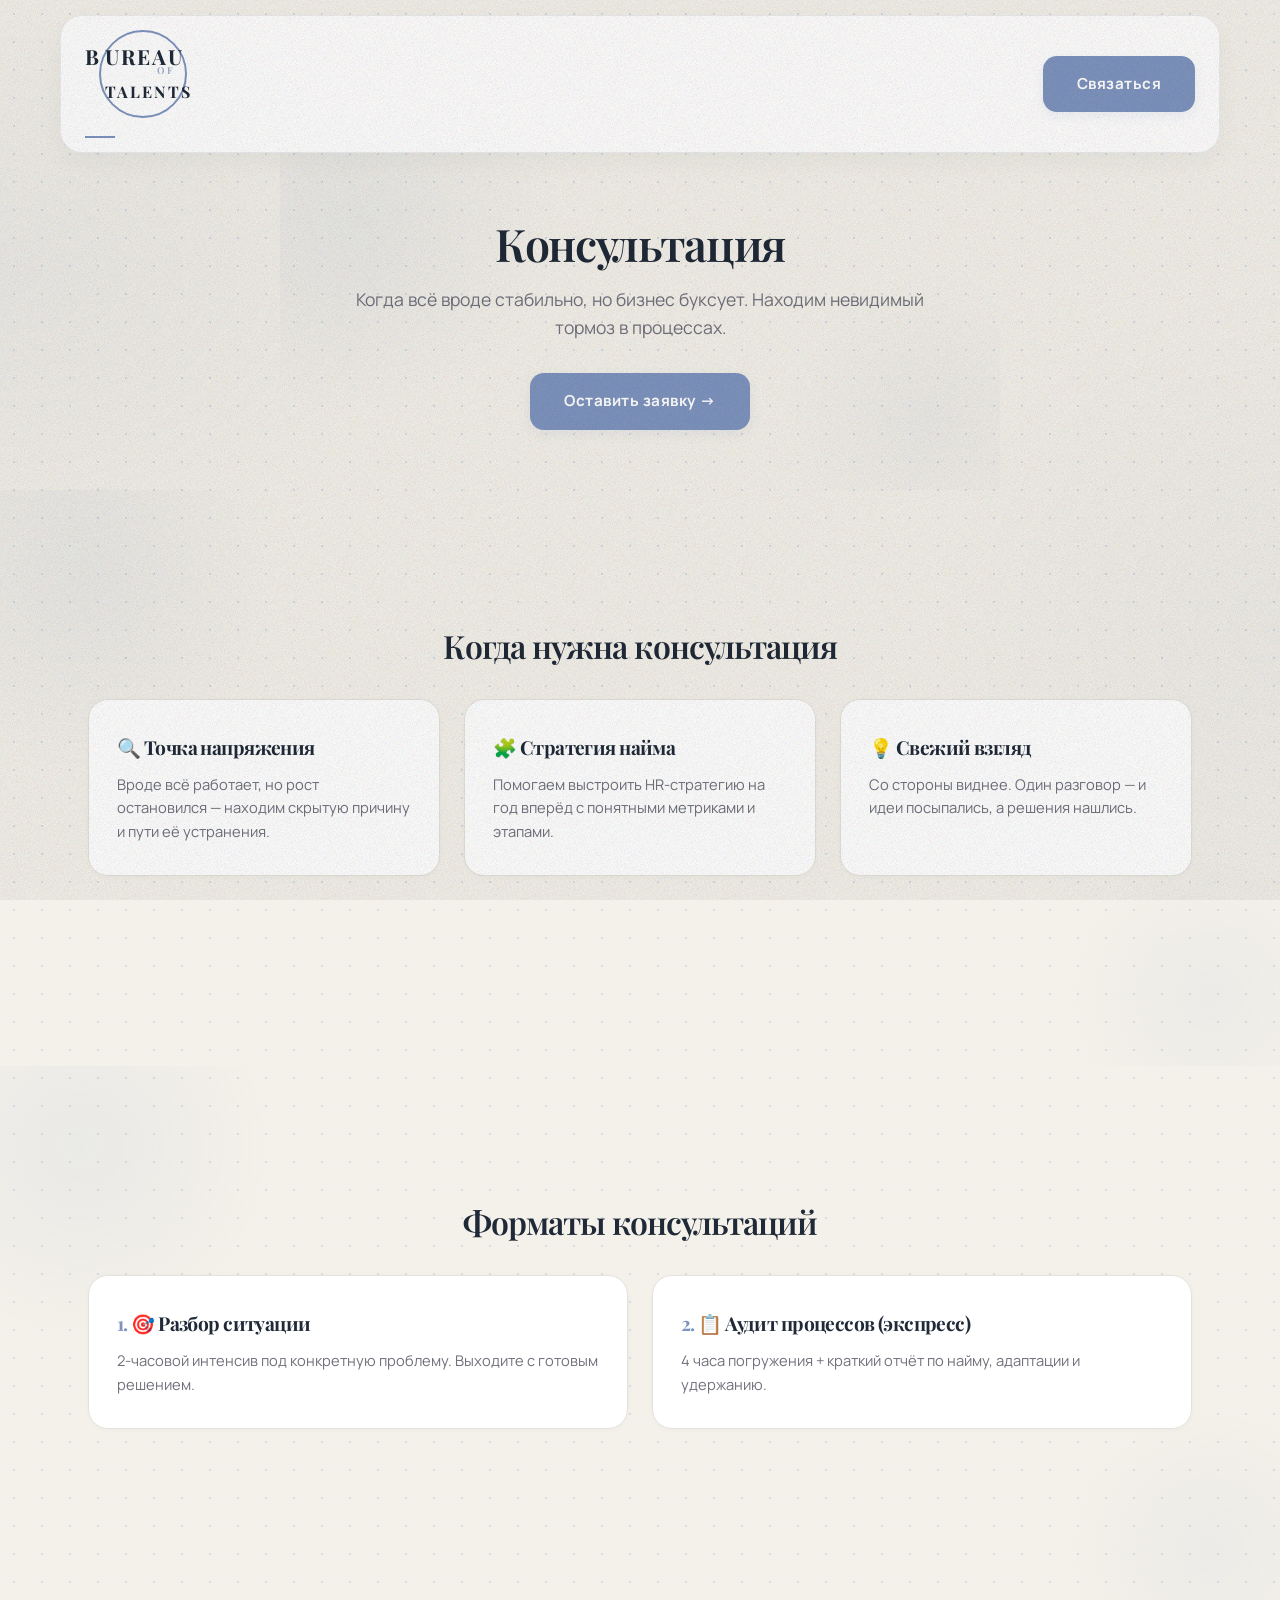
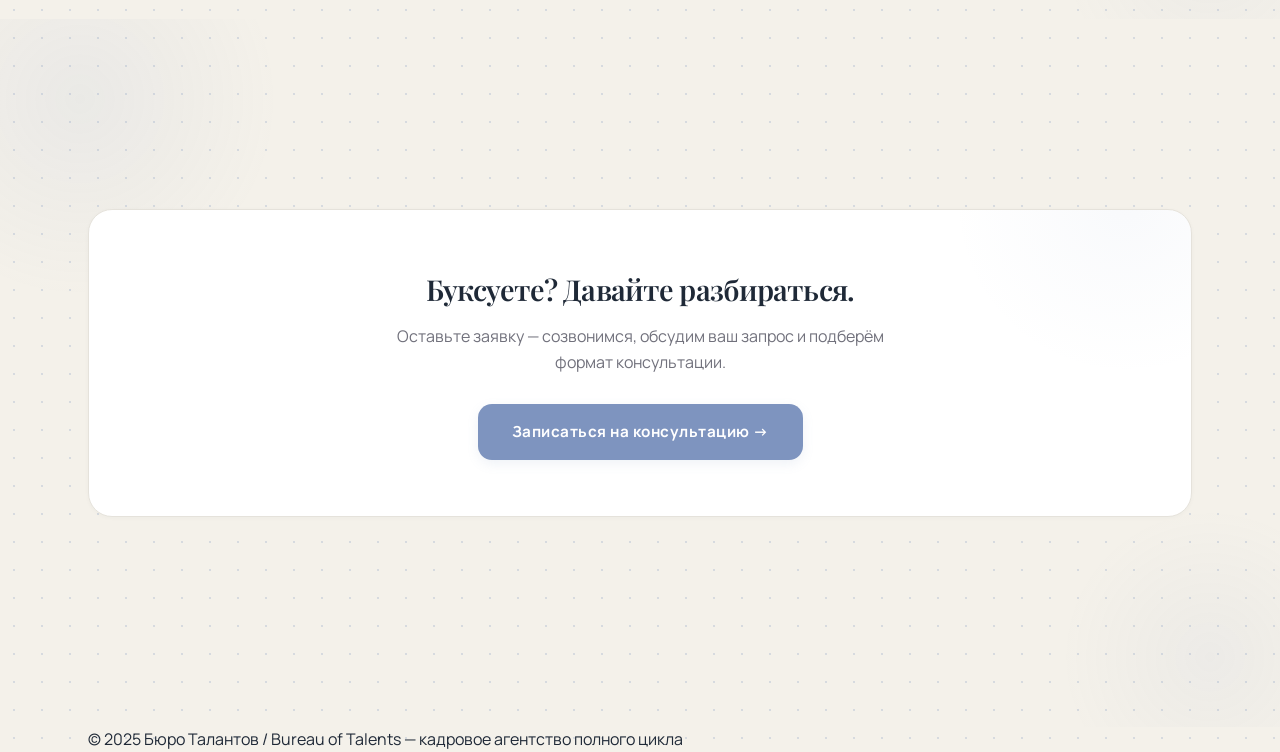
<file: service-consult.html>
<!DOCTYPE html>
<html lang="ru">
<head>
    <meta charset="UTF-8">
    <meta name="viewport" content="width=device-width, initial-scale=1.0">
    <title>Консультация | Бюро Талантов</title>
    <link rel="stylesheet" href="css/style.css">
    <link rel="stylesheet" href="https://cdnjs.cloudflare.com/ajax/libs/font-awesome/6.0.0-beta3/css/all.min.css">
</head>
<body>

<header>
    <div class="container header-flex">
        <div class="logo">
            <a href="index.html">
                <div class="logo-css">
                    <span class="logo-circle"></span>
                    <span class="logo-b">B</span>
                    <span class="logo-line1">ureau</span>
                    <span class="logo-line2">of</span>
                    <span class="logo-line3">Talents</span>
                </div>
            </a>
        </div>
        <a href="index.html#contact-form" class="btn-primary">Связаться</a>
    </div>
</header>

<main>
    <section class="service-hero">
        <div class="container">
            <h1>Консультация</h1>
            <p>Когда всё вроде стабильно, но бизнес буксует. Находим невидимый тормоз в процессах.</p>
            <a href="index.html#contact-form" class="btn-primary">Оставить заявку →</a>
        </div>
    </section>

    <section>
        <div class="container">
            <h2 class="service-section-title">Когда нужна консультация</h2>
            <div class="features-grid">
                <div class="feature-card">
                    <h3>🔍 Точка напряжения</h3>
                    <p>Вроде всё работает, но рост остановился — находим скрытую причину и пути её устранения.</p>
                </div>
                <div class="feature-card">
                    <h3>🧩 Стратегия найма</h3>
                    <p>Помогаем выстроить HR-стратегию на год вперёд с понятными метриками и этапами.</p>
                </div>
                <div class="feature-card">
                    <h3>💡 Свежий взгляд</h3>
                    <p>Со стороны виднее. Один разговор — и идеи посыпались, а решения нашлись.</p>
                </div>
            </div>
        </div>
    </section>

    <section>
        <div class="container">
            <h2 class="service-section-title">Форматы консультаций</h2>
            <div class="features-grid service-steps">
                <div class="feature-card">
                    <h3>🎯 Разбор ситуации</h3>
                    <p>2-часовой интенсив под конкретную проблему. Выходите с готовым решением.</p>
                </div>
                <div class="feature-card">
                    <h3>📋 Аудит процессов (экспресс)</h3>
                    <p>4 часа погружения + краткий отчёт по найму, адаптации и удержанию.</p>
                </div>
            </div>
        </div>
    </section>

    <section>
        <div class="container">
            <div class="cta-section">
                <h2>Буксуете? Давайте разбираться.</h2>
                <p>Оставьте заявку — созвонимся, обсудим ваш запрос и подберём формат консультации.</p>
                <a href="index.html#contact-form" class="btn-primary">Записаться на консультацию →</a>
            </div>
        </div>
    </section>
</main>

<footer>
    <div class="container">
        <p>© 2025 Бюро Талантов / Bureau of Talents — кадровое агентство полного цикла</p>
    </div>
</footer>

<script src="js/main.js"></script>
</body>
</html>
</file>
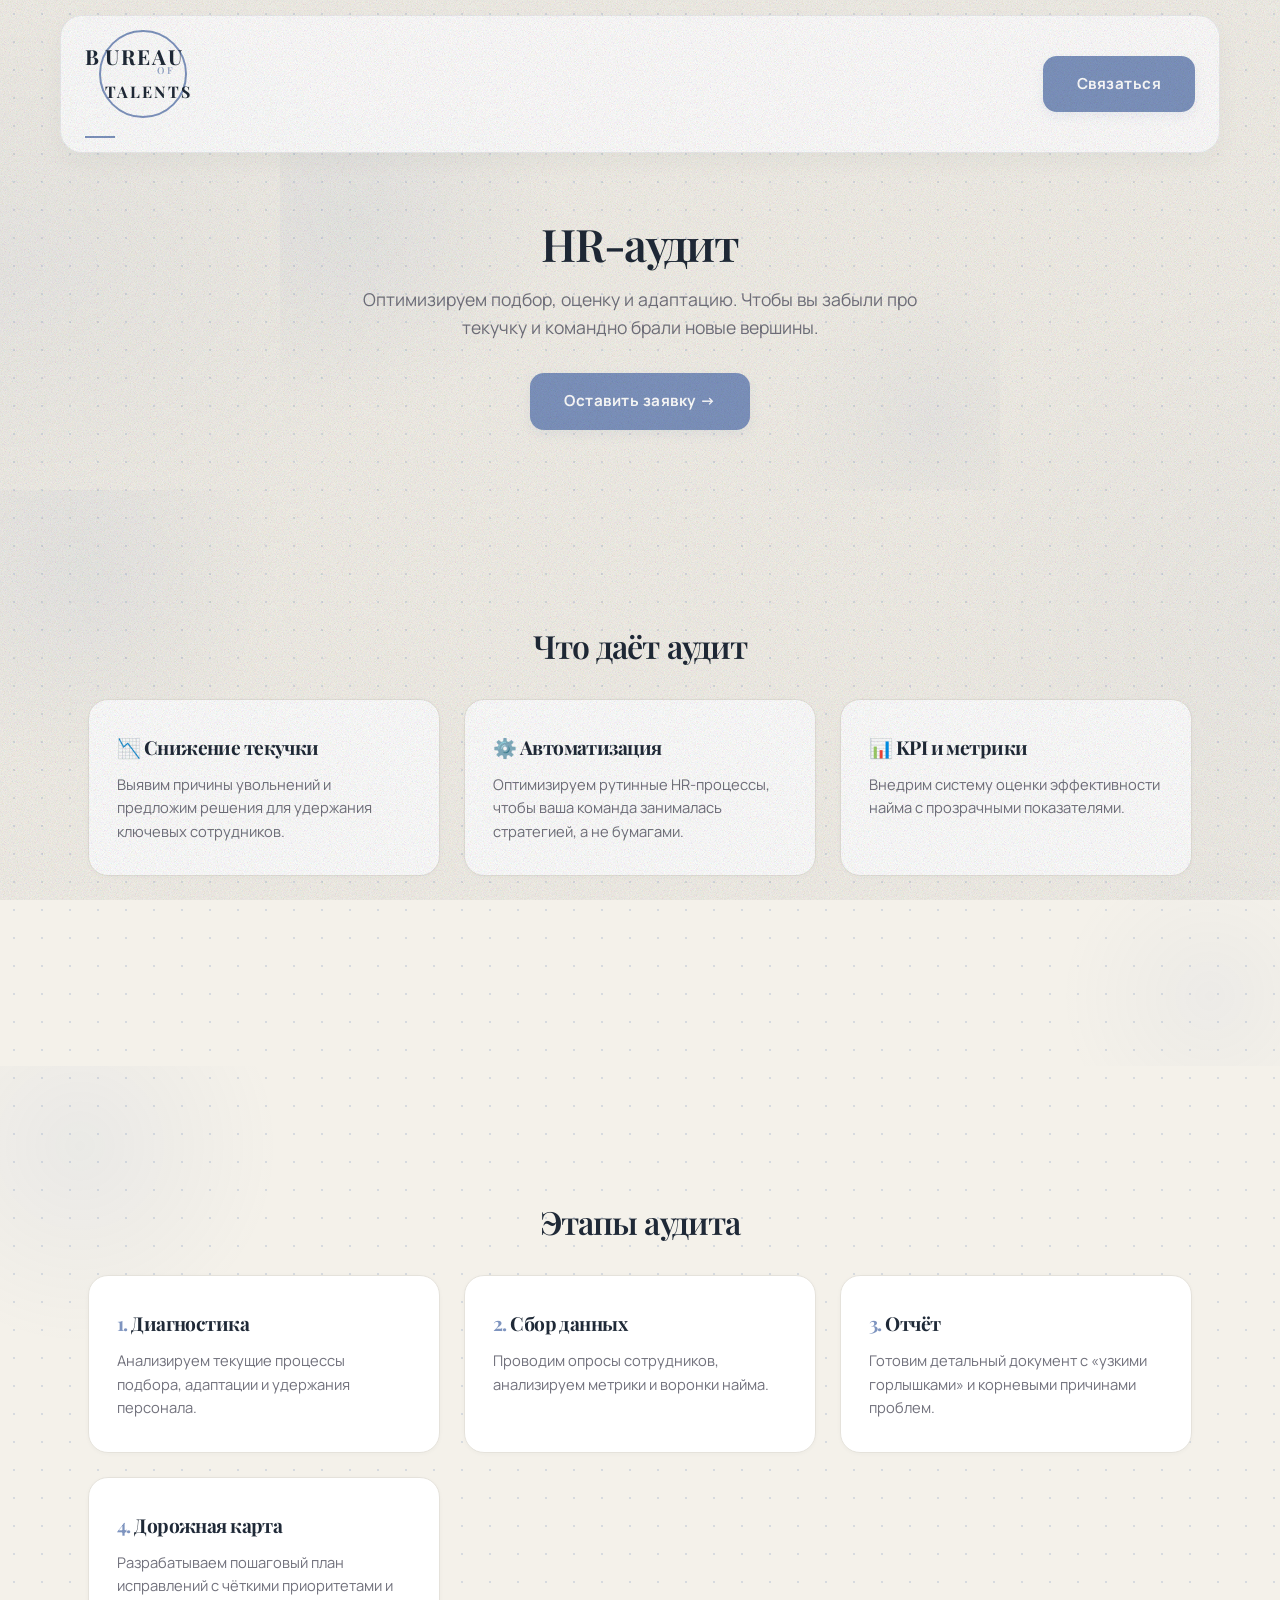
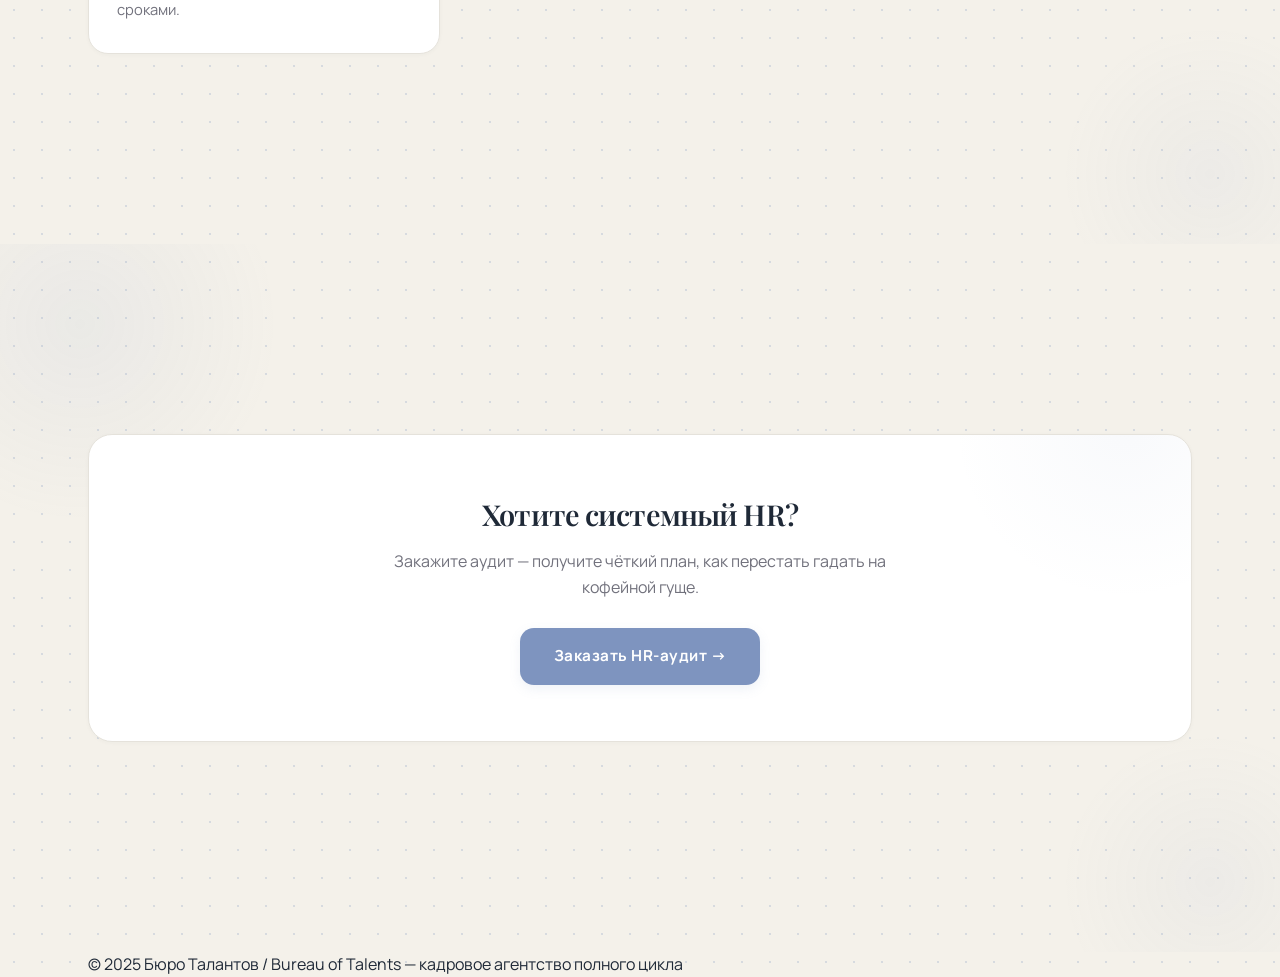
<file: service-hraudit.html>
<!DOCTYPE html>
<html lang="ru">
<head>
    <meta charset="UTF-8">
    <meta name="viewport" content="width=device-width, initial-scale=1.0">
    <title>HR-аудит | Бюро Талантов</title>
    <link rel="stylesheet" href="css/style.css">
    <link rel="stylesheet" href="https://cdnjs.cloudflare.com/ajax/libs/font-awesome/6.0.0-beta3/css/all.min.css">
</head>
<body>

<header>
    <div class="container header-flex">
        <div class="logo">
            <a href="index.html">
                <div class="logo-css">
                    <span class="logo-circle"></span>
                    <span class="logo-b">B</span>
                    <span class="logo-line1">ureau</span>
                    <span class="logo-line2">of</span>
                    <span class="logo-line3">Talents</span>
                </div>
            </a>
        </div>
        <a href="index.html#contact-form" class="btn-primary">Связаться</a>
    </div>
</header>

<main>
    <section class="service-hero">
        <div class="container">
            <h1>HR-аудит</h1>
            <p>Оптимизируем подбор, оценку и адаптацию. Чтобы вы забыли про текучку и командно брали новые вершины.</p>
            <a href="index.html#contact-form" class="btn-primary">Оставить заявку →</a>
        </div>
    </section>

    <section>
        <div class="container">
            <h2 class="service-section-title">Что даёт аудит</h2>
            <div class="features-grid">
                <div class="feature-card">
                    <h3>📉 Снижение текучки</h3>
                    <p>Выявим причины увольнений и предложим решения для удержания ключевых сотрудников.</p>
                </div>
                <div class="feature-card">
                    <h3>⚙️ Автоматизация</h3>
                    <p>Оптимизируем рутинные HR-процессы, чтобы ваша команда занималась стратегией, а не бумагами.</p>
                </div>
                <div class="feature-card">
                    <h3>📊 KPI и метрики</h3>
                    <p>Внедрим систему оценки эффективности найма с прозрачными показателями.</p>
                </div>
            </div>
        </div>
    </section>

    <section>
        <div class="container">
            <h2 class="service-section-title">Этапы аудита</h2>
            <div class="features-grid service-steps">
                <div class="feature-card">
                    <h3>Диагностика</h3>
                    <p>Анализируем текущие процессы подбора, адаптации и удержания персонала.</p>
                </div>
                <div class="feature-card">
                    <h3>Сбор данных</h3>
                    <p>Проводим опросы сотрудников, анализируем метрики и воронки найма.</p>
                </div>
                <div class="feature-card">
                    <h3>Отчёт</h3>
                    <p>Готовим детальный документ с «узкими горлышками» и корневыми причинами проблем.</p>
                </div>
                <div class="feature-card">
                    <h3>Дорожная карта</h3>
                    <p>Разрабатываем пошаговый план исправлений с чёткими приоритетами и сроками.</p>
                </div>
            </div>
        </div>
    </section>

    <section>
        <div class="container">
            <div class="cta-section">
                <h2>Хотите системный HR?</h2>
                <p>Закажите аудит — получите чёткий план, как перестать гадать на кофейной гуще.</p>
                <a href="index.html#contact-form" class="btn-primary">Заказать HR-аудит →</a>
            </div>
        </div>
    </section>
</main>

<footer>
    <div class="container">
        <p>© 2025 Бюро Талантов / Bureau of Talents — кадровое агентство полного цикла</p>
    </div>
</footer>

<script src="js/main.js"></script>
</body>
</html>
</file>
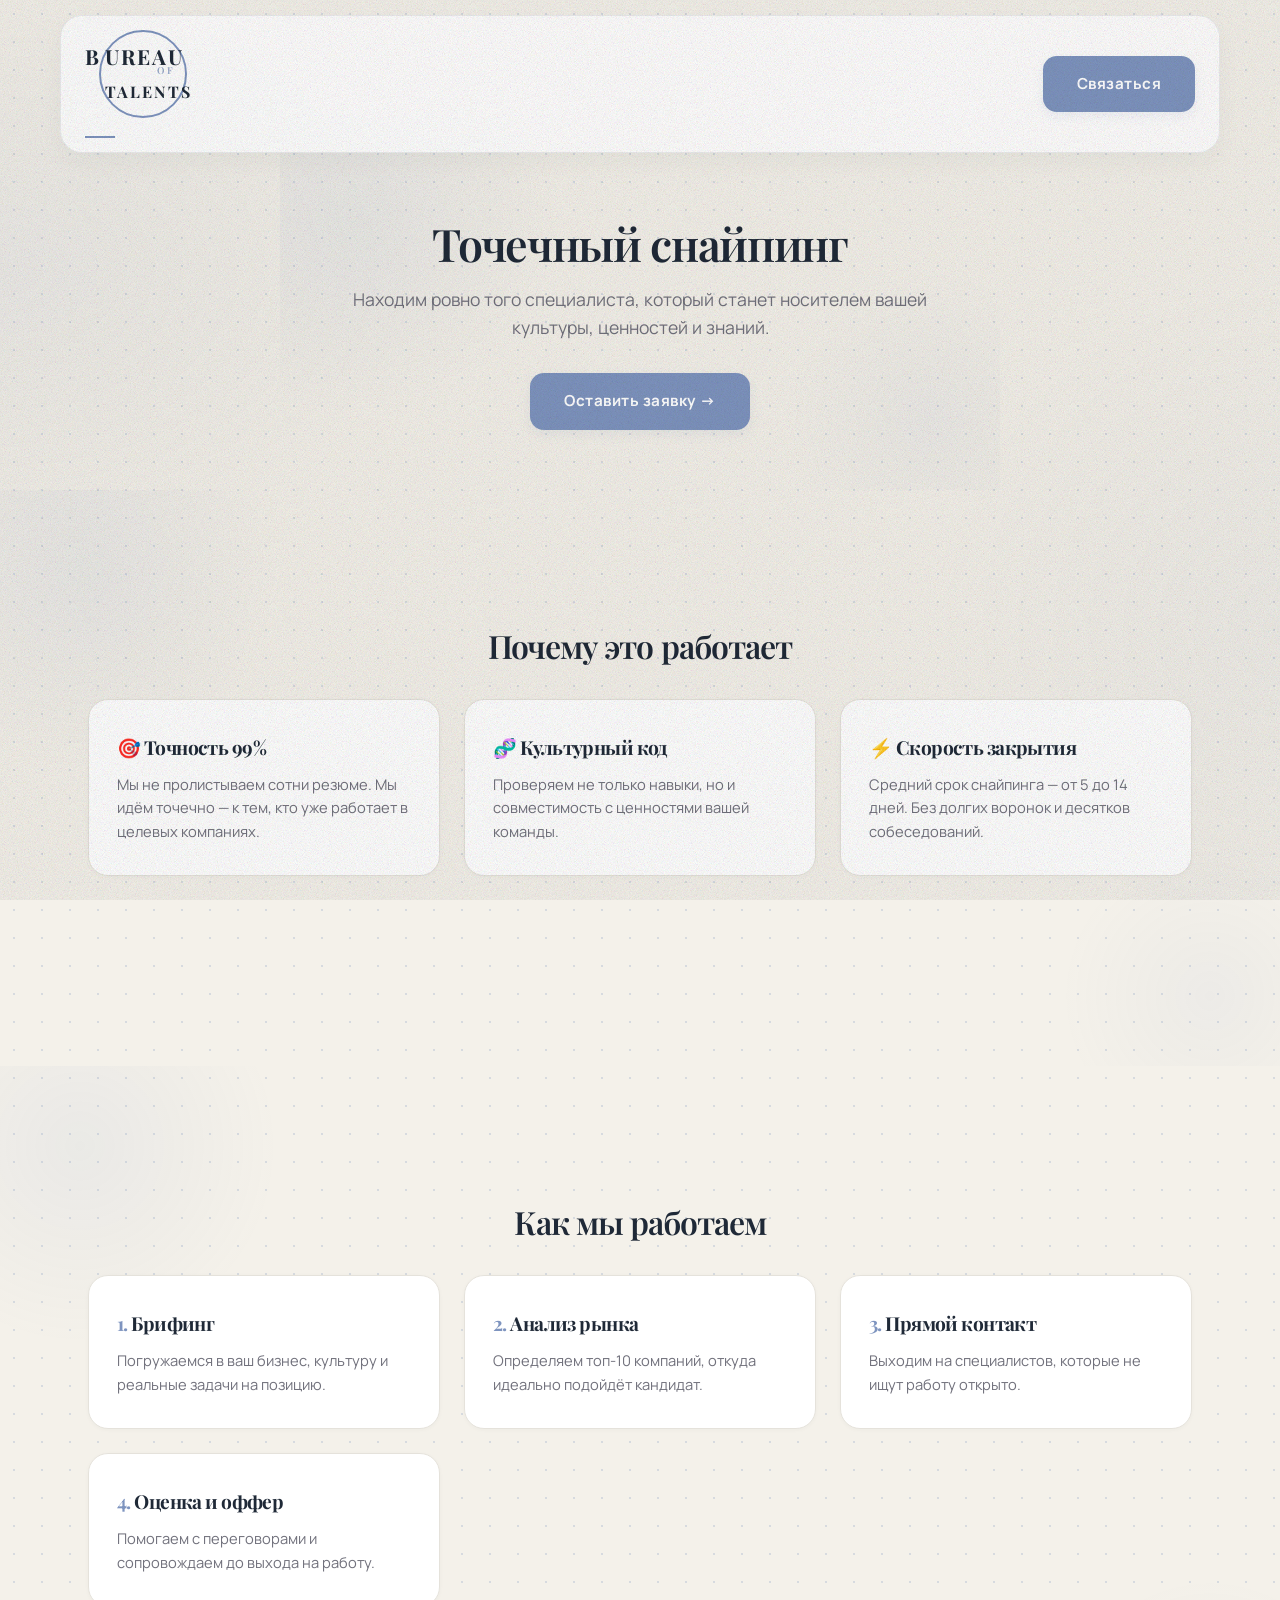
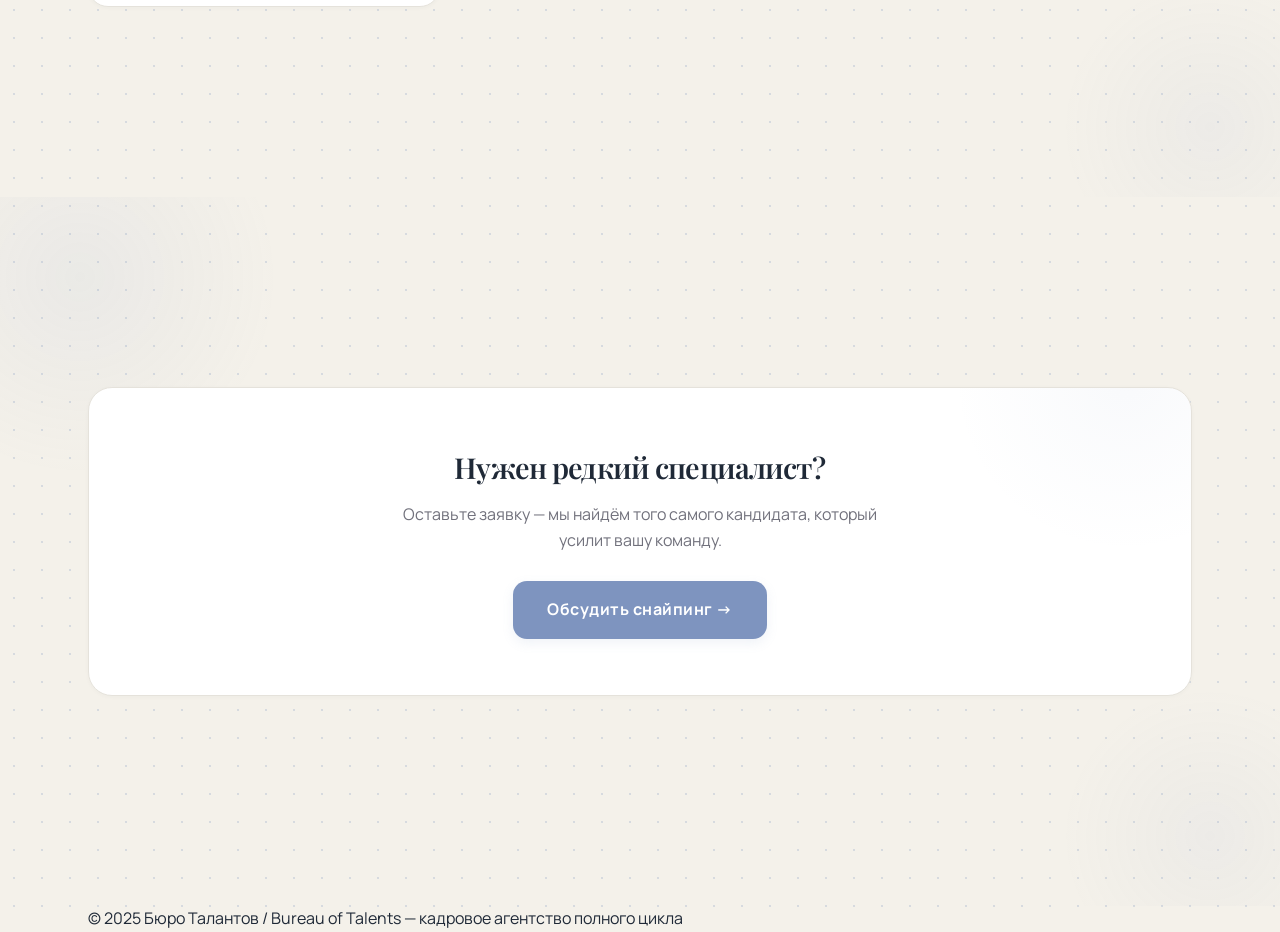
<file: service-sniping.html>
<!DOCTYPE html>
<html lang="ru">
<head>
    <meta charset="UTF-8">
    <meta name="viewport" content="width=device-width, initial-scale=1.0">
    <title>Точечный снайпинг | Бюро Талантов</title>
    <link rel="stylesheet" href="css/style.css">
    <link rel="stylesheet" href="https://cdnjs.cloudflare.com/ajax/libs/font-awesome/6.0.0-beta3/css/all.min.css">
</head>
<body>

<header>
    <div class="container header-flex">
        <div class="logo">
            <a href="index.html">
                <div class="logo-css">
                    <span class="logo-circle"></span>
                    <span class="logo-b">B</span>
                    <span class="logo-line1">ureau</span>
                    <span class="logo-line2">of</span>
                    <span class="logo-line3">Talents</span>
                </div>
            </a>
        </div>
        <a href="index.html#contact-form" class="btn-primary">Связаться</a>
    </div>
</header>

<main>
    <section class="service-hero">
        <div class="container">
            <h1>Точечный снайпинг</h1>
            <p>Находим ровно того специалиста, который станет носителем вашей культуры, ценностей и знаний.</p>
            <a href="index.html#contact-form" class="btn-primary">Оставить заявку →</a>
        </div>
    </section>

    <section>
        <div class="container">
            <h2 class="service-section-title">Почему это работает</h2>
            <div class="features-grid">
                <div class="feature-card">
                    <h3>🎯 Точность 99%</h3>
                    <p>Мы не пролистываем сотни резюме. Мы идём точечно — к тем, кто уже работает в целевых компаниях.</p>
                </div>
                <div class="feature-card">
                    <h3>🧬 Культурный код</h3>
                    <p>Проверяем не только навыки, но и совместимость с ценностями вашей команды.</p>
                </div>
                <div class="feature-card">
                    <h3>⚡ Скорость закрытия</h3>
                    <p>Средний срок снайпинга — от 5 до 14 дней. Без долгих воронок и десятков собеседований.</p>
                </div>
            </div>
        </div>
    </section>

    <section>
        <div class="container">
            <h2 class="service-section-title">Как мы работаем</h2>
            <div class="features-grid service-steps">
                <div class="feature-card">
                    <h3>Брифинг</h3>
                    <p>Погружаемся в ваш бизнес, культуру и реальные задачи на позицию.</p>
                </div>
                <div class="feature-card">
                    <h3>Анализ рынка</h3>
                    <p>Определяем топ-10 компаний, откуда идеально подойдёт кандидат.</p>
                </div>
                <div class="feature-card">
                    <h3>Прямой контакт</h3>
                    <p>Выходим на специалистов, которые не ищут работу открыто.</p>
                </div>
                <div class="feature-card">
                    <h3>Оценка и оффер</h3>
                    <p>Помогаем с переговорами и сопровождаем до выхода на работу.</p>
                </div>
            </div>
        </div>
    </section>

    <section>
        <div class="container">
            <div class="cta-section">
                <h2>Нужен редкий специалист?</h2>
                <p>Оставьте заявку — мы найдём того самого кандидата, который усилит вашу команду.</p>
                <a href="index.html#contact-form" class="btn-primary" style="font-size: 1rem;">Обсудить снайпинг →</a>
            </div>
        </div>
    </section>
</main>

<footer>
    <div class="container">
        <p>© 2025 Бюро Талантов / Bureau of Talents — кадровое агентство полного цикла</p>
    </div>
</footer>

<script src="js/main.js"></script>
</body>
</html>
</file>
<file: css/style.css>
/* ===== ШРИФТЫ ===== */
@import url('https://fonts.googleapis.com/css2?family=Manrope:wght@300;400;500;600;700;800&family=Playfair+Display:ital,wght@0,400;0,500;0,600;0,700;1,400&display=swap');

/* ===== ЦВЕТОВАЯ СХЕМА ===== */
:root {
    --bg-main: #F4F1EA;
    --accent: #7E94BF;
    --text-dark: #1F2937;
    --text-light: #71717c;
    --card-bg: #ffffff;
    --border-light: #e5e2db;
    --shadow-sm: 0 1px 4px rgba(44,58,75,0.03);
    --shadow-md: 0 4px 12px rgba(44,58,75,0.04);
    --shadow-lg: 0 10px 24px rgba(44,58,75,0.05);
    --radius-sm: 12px;
    --radius-md: 16px;
    --radius-lg: 20px;
    --radius-xl: 24px;
}

* { margin: 0; padding: 0; box-sizing: border-box; }

body {
    font-family: 'Manrope', -apple-system, 'Segoe UI', sans-serif;
    background: var(--bg-main);
    background-image: radial-gradient(rgba(126,148,191,0.25) 1px, transparent 1px);
    background-size: 28px 28px;
    color: var(--text-dark);
    line-height: 1.6;
    -webkit-font-smoothing: antialiased;
    position: relative;
}

/* ===== ТЕКСТУРЫ ===== */
body::before {
    content: '';
    position: fixed;
    top: 0; left: 0;
    width: 100%; height: 100%;
    pointer-events: none;
    z-index: 9999;
    opacity: 0.35;
    background-image: url("data:image/svg+xml,%3Csvg viewBox='0 0 256 256' xmlns='http://www.w3.org/2000/svg'%3E%3Cfilter id='noise'%3E%3CfeTurbulence type='fractalNoise' baseFrequency='0.9' numOctaves='4' stitchTiles='stitch'/%3E%3C/filter%3E%3Crect width='100%25' height='100%25' filter='url(%23noise)' opacity='1'/%3E%3C/svg%3E");
    background-repeat: repeat;
    background-size: 200px 200px;
    mix-blend-mode: multiply;
}

body::after {
    content: '';
    position: fixed;
    top: 0; left: 0;
    width: 100%; height: 100%;
    pointer-events: none;
    z-index: -1;
    background:
        radial-gradient(ellipse 600px 400px at 0% 30%, rgba(126,148,191,0.06) 0%, transparent 70%),
        radial-gradient(ellipse 500px 500px at 100% 70%, rgba(126,148,191,0.04) 0%, transparent 70%);
}

.texture-card-bg {
    position: relative;
}
.texture-card-bg::before {
    content: '';
    position: absolute;
    top: 0; left: 0;
    width: 100%; height: 100%;
    pointer-events: none;
    background-image:
        radial-gradient(circle at 20% 50%, rgba(126,148,191,0.03) 0%, transparent 50%),
        radial-gradient(circle at 80% 50%, rgba(126,148,191,0.02) 0%, transparent 50%);
}

h1, h2, h3, .section-title {
    font-family: 'Playfair Display', Georgia, serif;
    font-weight: 600;
    letter-spacing: -0.03em;
    color: var(--text-dark);
}

.container {
    max-width: 1160px;
    margin: 0 auto;
    padding: 0 28px;
}

/* ===== ХЕДЕР ===== */
header {
    position: sticky;
    top: 15px;
    z-index: 1000;
}

.header-flex {
    display: flex;
    align-items: center;
    justify-content: space-between;
    background: rgba(255,255,255,.92);
    backdrop-filter: blur(14px);
    border: 1px solid rgba(31,41,55,.08);
    border-radius: 22px;
    padding: 14px 24px;
    box-shadow: 0 10px 25px rgba(31,41,55,.04);
    gap: 20px;
}

.logo a { text-decoration: none; color: inherit; display: inline-block; }

.logo-css {
    position: relative;
    display: inline-block;
    height: 90px;
    width: 240px;
    font-family: 'Playfair Display', Georgia, serif;
    line-height: 1;
}
.logo-circle {
    position: absolute;
    top: 0; left: 14px;
    width: 88px; height: 88px;
    border: 2px solid var(--accent);
    border-radius: 50%;
    pointer-events: none;
}
.logo-b {
    position: absolute; top: 16px; left: 0;
    font-size: 1.3rem; font-weight: 700;
    color: var(--text-dark); line-height: 1;
}
.logo-line1 {
    position: absolute; top: 16px; left: 20px;
    font-size: 1.3rem; font-weight: 700;
    color: var(--text-dark); letter-spacing: 2px;
    text-transform: uppercase;
}
.logo-line2 {
    position: absolute; top: 36px; left: 72px;
    font-size: 0.6rem; font-weight: 600;
    color: var(--accent); letter-spacing: 3px;
    text-transform: uppercase; opacity: 0.8;
}
.logo-line3 {
    position: absolute; top: 54px; left: 20px;
    font-size: 1rem; font-weight: 700;
    color: var(--text-dark); letter-spacing: 2px;
    text-transform: uppercase;
}
.logo a::after {
    content: ''; display: block;
    width: 30px; height: 2px;
    background: var(--accent); margin-top: 8px;
    transition: width 0.3s;
}
.logo a:hover::after { width: 70px; }

/* ===== HERO ===== */
.hero-center {
    text-align: center;
    padding-top: 100px !important;
    position: relative;
    overflow: hidden;
    border-radius: 0 0 50% 50%;
    box-shadow: 0 8px 24px rgba(44,58,75,0.06);
    background: linear-gradient(rgba(244,241,234, 0.85), rgba(244,241,234, 0.85)), url('../assets/hero.jfif') center/cover no-repeat;
}
.hero-center::before {
    content: '';
    position: absolute;
    top: -150px;
    left: -150px;
    width: 700px;
    height: 500px;
    border-radius: 50%;
    background: radial-gradient(circle, rgba(126,148,191,0.12) 0%, rgba(126,148,191,0) 70%);
    filter: blur(70px);
    pointer-events: none;
    z-index: 0;
}
.hero-center::after {
    content: '';
    position: absolute;
    bottom: -150px;
    right: -150px;
    width: 600px;
    height: 600px;
    border-radius: 50%;
    background: radial-gradient(circle, rgba(126,148,191,0.08) 0%, rgba(126,148,191,0) 70%);
    filter: blur(80px);
    pointer-events: none;
    z-index: 0;
}
.hero-center .container {
    display: flex; flex-direction: column; align-items: center;
    max-width: 800px;
}
.hero-center h2 {
    font-size: 2.8rem !important;
    font-weight: 600 !important;
    line-height: 1.15 !important;
}
.hero-center p {
    font-size: 1.15rem !important;
    margin-top: 20px !important;
}
.hero-button-wrapper { margin-top: 36px; display: flex; gap: 16px; flex-wrap: wrap; justify-content: center; }

/* ===== КНОПКИ ===== */
.btn-primary {
    background: var(--accent);
    color: white;
    border: none;
    padding: 16px 34px;
    border-radius: 14px;
    font-weight: 700;
    font-size: 0.95rem;
    letter-spacing: 0.5px;
    cursor: pointer;
    transition: all .3s ease;
    text-decoration: none;
    display: inline-block;
    box-shadow: 0 4px 12px rgba(126,148,191,.12);
}
.btn-primary:hover {
    transform: translateY(-2px);
    box-shadow: 0 12px 28px rgba(126,148,191,0.3);
    background: #6f86b0;
}
.btn-primary:disabled {
    opacity: 0.6; cursor: not-allowed; transform: none;
}

.btn-outline {
    background: rgba(126,148,191,0.08);
    border: 1px solid var(--accent);
    padding: 13px 32px;
    border-radius: 14px;
    font-weight: 500;
    font-size: 0.9rem;
    cursor: pointer;
    transition: all 0.3s ease;
    text-decoration: none;
    display: inline-block;
    color: var(--text-dark);
}
.btn-outline:hover {
    background: var(--accent);
    border-color: var(--accent);
    color: white;
    box-shadow: 0 4px 14px rgba(126,148,191,0.3);
    transform: translateY(-2px);
}

/* ===== СЕКЦИИ ===== */
section {
    padding: 130px 0;
    position: relative;
    z-index: 1;
    overflow: hidden;
}
section::before {
    content: '';
    position: absolute;
    top: -120px;
    left: -120px;
    width: 400px;
    height: 400px;
    background: radial-gradient(circle, rgba(126,148,191,0.08) 0%, transparent 70%);
    border-radius: 50%;
    pointer-events: none;
    z-index: 0;
}
section::after {
    content: '';
    position: absolute;
    bottom: -80px;
    right: -80px;
    width: 300px;
    height: 300px;
    background: radial-gradient(circle, rgba(126,148,191,0.06) 0%, transparent 70%);
    border-radius: 50%;
    pointer-events: none;
    z-index: 0;
}
section > * {
    position: relative;
    z-index: 1;
}

/* ===== ДЕКОРАТИВНЫЕ РАЗДЕЛИТЕЛИ ===== */
.section-divider {
    display: flex;
    align-items: center;
    justify-content: center;
    gap: 12px;
    padding: 24px 0;
    width: 100%;
}
.section-divider .divider-line {
    height: 1px;
    width: 60px;
    background: linear-gradient(90deg, transparent, var(--accent), transparent);
    opacity: 0.35;
}
.section-divider .divider-line:first-child {
    background: linear-gradient(90deg, transparent, var(--accent));
}
.section-divider .divider-line:last-child {
    background: linear-gradient(90deg, var(--accent), transparent);
}
.section-divider .divider-diamond {
    width: 6px;
    height: 6px;
    background: var(--accent);
    transform: rotate(45deg);
    opacity: 0.5;
    flex-shrink: 0;
}

.section-divider-dots {
    display: flex;
    align-items: center;
    justify-content: center;
    gap: 8px;
    padding: 24px 0;
}
.section-divider-dots .dot-divider {
    width: 4px;
    height: 4px;
    border-radius: 50%;
    background: var(--accent);
    opacity: 0.25;
}
.section-divider-dots .dot-divider:nth-child(2) {
    width: 6px;
    height: 6px;
    opacity: 0.4;
}
.section-divider-dots .dot-divider:nth-child(3) {
    width: 4px;
    height: 4px;
    opacity: 0.25;
}

.section-wave {
    overflow: hidden;
    line-height: 0;
    margin-top: -1px;
}
.section-wave svg {
    display: block;
    width: 100%;
    height: 24px;
}

.section-title {
    font-size: 2.4rem;
    font-weight: 600;
    margin-bottom: 52px;
    color: var(--text-dark);
    position: relative;
}
.section-title:after {
    content: '';
    display: block;
    width: 60px;
    height: 2px;
    margin-top: 18px;
    background: var(--accent);
}

.section-subtitle {
    font-size: 1.05rem;
    color: var(--text-light);
    max-width: 600px;
    margin: -40px 0 52px;
    line-height: 1.5;
}

/* ===== СТРАНИЦА ПОЛИТИКИ КОНФИДЕНЦИАЛЬНОСТИ ===== */
.privacy-section {
    padding: 100px 0 130px;
}
.privacy-title {
    font-family: 'Playfair Display', Georgia, serif;
    font-size: 2.4rem;
    font-weight: 600;
    margin-bottom: 8px;
    color: var(--text-dark);
}
.privacy-date {
    font-size: 0.85rem;
    color: var(--text-light);
    margin-bottom: 48px;
}
.privacy-content {
    max-width: 800px;
}
.privacy-content h2 {
    font-family: 'Playfair Display', Georgia, serif;
    font-size: 1.4rem;
    font-weight: 600;
    margin: 40px 0 16px;
    color: var(--text-dark);
}
.privacy-content h2:first-of-type {
    margin-top: 0;
}
.privacy-content p {
    font-size: 0.95rem;
    color: var(--text-dark);
    line-height: 1.7;
    margin-bottom: 14px;
}
.privacy-content ul {
    list-style: none;
    padding: 0;
    margin: 0 0 20px;
}
.privacy-content ul li {
    font-size: 0.95rem;
    color: var(--text-dark);
    line-height: 1.7;
    padding-left: 24px;
    position: relative;
    margin-bottom: 8px;
}
.privacy-content ul li::before {
    content: '';
    position: absolute;
    left: 4px;
    top: 10px;
    width: 6px;
    height: 6px;
    background: var(--accent);
    border-radius: 50%;
    opacity: 0.5;
}
.privacy-content a {
    color: var(--accent);
    font-weight: 600;
    text-decoration: none;
}
.privacy-content a:hover {
    text-decoration: underline;
}
.contacts-ul {
    list-style: none;
    padding: 0;
}
.contacts-ul li {
    padding-left: 0 !important;
    margin-bottom: 6px !important;
}
.contacts-ul li::before {
    display: none !important;
}
.privacy-effective-note {
    margin-top: 48px;
    padding: 20px 24px;
    background: rgba(126,148,191,0.08);
    border-radius: var(--radius-md);
    font-weight: 600;
    color: var(--text-dark);
    text-align: center;
    font-size: 0.95rem;
}

/* ===== СТАТИЧНЫЕ БЛОКИ-ВСТАВКИ ===== */
.executive-note {
    text-align: center;
    padding: 0 0 80px;
}

.executive-note p {
    font-size: 1rem;
    color: var(--text-light);
    font-style: italic;
    margin-bottom: 20px;
    max-width: 600px;
    margin-left: auto;
    margin-right: auto;
}

.executive-note h2 {
    font-family: 'Playfair Display', Georgia, serif;
    font-size: 1.8rem;
    font-weight: 600;
    color: var(--text-dark);
    max-width: 700px;
    margin: 0 auto;
    line-height: 1.4;
}

.trust-section {
    text-align: center;
    padding: 100px 0;
    max-width: 800px;
    margin: 0 auto;
}

.trust-label {
    display: inline-block;
    font-size: 0.8rem;
    font-weight: 600;
    letter-spacing: 3px;
    text-transform: uppercase;
    color: var(--accent);
    margin-bottom: 20px;
}

.trust-section h2 {
    font-family: 'Playfair Display', Georgia, serif;
    font-size: 2rem;
    font-weight: 600;
    color: var(--text-dark);
    line-height: 1.35;
    margin-bottom: 20px;
}

.trust-section p {
    font-size: 1rem;
    color: var(--text-light);
    max-width: 500px;
    margin: 0 auto;
    line-height: 1.6;
}

/* ===== КАРТОЧКИ ===== */
.cards-grid {
    display: grid;
    grid-template-columns: repeat(auto-fit, minmax(280px, 1fr));
    gap: 28px;
}

.service-card {
    background: var(--card-bg);
    border-radius: var(--radius-lg);
    padding: 36px 32px;
    border: 1px solid var(--border-light);
    text-decoration: none;
    color: inherit;
    display: block;
    transition: all 0.35s cubic-bezier(0.2,0.9,0.4,1);
    box-shadow: var(--shadow-sm);
}
.service-card:hover {
    transform: translateY(-6px);
    box-shadow: var(--shadow-lg);
    border-color: var(--accent);
}
.service-card h3 {
    font-family: 'Playfair Display', Georgia, serif;
    font-size: 1.6rem;
    font-weight: 600;
    margin-bottom: 14px;
    color: var(--text-dark);
}
.service-card p {
    color: var(--text-light);
    font-size: 0.95rem;
    line-height: 1.6;
}
.service-card-img {
    width: 100%;
    height: 180px;
    border-radius: var(--radius-md);
    overflow: hidden;
    margin-bottom: 16px;
    background: var(--border-light);
}
.service-card-img img {
    width: 100%;
    height: 100%;
    object-fit: cover;
    display: block;
    transition: transform 0.5s ease;
}
.service-card:hover .service-card-img img {
    transform: scale(1.05);
}
.service-card-link {
    display: inline-block;
    margin-top: 20px;
    color: var(--accent);
    font-weight: 600;
    font-size: 0.9rem;
}

.case-card-img {
    width: 100%;
    height: 170px;
    border-radius: var(--radius-md);
    overflow: hidden;
    background: var(--border-light);
    margin-bottom: 4px;
}
.case-card-img img {
    width: 100%;
    height: 100%;
    object-fit: cover;
    display: block;
    transition: transform 0.5s ease;
}
.case-card:hover .case-card-img img {
    transform: scale(1.05);
}

/* ===== ПРЕМИУМ-БЛОК ===== */
.premium-compare {
    display: grid;
    grid-template-columns: 1fr 1fr;
    gap: 40px;
    background: var(--card-bg);
    border-radius: var(--radius-xl);
    padding: 52px 48px;
    border: 1px solid var(--border-light);
    box-shadow: var(--shadow-sm);
    position: relative;
    overflow: hidden;
}
.premium-compare::before {
    content: '';
    position: absolute;
    top: -50%; right: -20%;
    width: 400px; height: 400px;
    background: radial-gradient(circle, rgba(126,148,191,0.04) 0%, transparent 70%);
    border-radius: 50%;
    pointer-events: none;
}
.premium-card h3 {
    font-family: 'Playfair Display', Georgia, serif;
    font-size: 1.5rem;
    font-weight: 600;
    margin-bottom: 24px;
    color: var(--text-dark);
}
.premium-list { list-style: none; }
.premium-list li {
    margin-bottom: 18px;
    padding-left: 32px;
    position: relative;
    font-weight: 500;
    font-size: 0.95rem;
    color: var(--text-dark);
    line-height: 1.5;
}
.premium-list li::before {
    content: "✓";
    position: absolute; left: 0; top: 0;
    color: var(--accent);
    background: rgba(126,148,191,0.1);
    width: 22px; height: 22px;
    border-radius: 50%;
    display: flex; align-items: center; justify-content: center;
    font-size: 0.75rem;
}

/* ===== СТАТИСТИКА ===== */
.stats-grid {
    display: grid;
    grid-template-columns: repeat(auto-fit, minmax(170px, 1fr));
    gap: 32px;
    text-align: center;
}
.stat-item {
    padding: 8px 0;
}
.stat-number {
    font-size: 4.2rem;
    font-weight: 700;
    color: var(--accent);
    line-height: 1;
    margin-bottom: 14px;
}
.stat-item p {
    font-weight: 500;
    color: var(--text-dark);
    font-size: 0.9rem;
}

/* ===== КЕЙСЫ ===== */
.case-card {
    background: var(--card-bg);
    border-radius: var(--radius-lg);
    padding: 32px 28px;
    border: 1px solid var(--border-light);
    box-shadow: var(--shadow-sm);
    transition: all 0.35s cubic-bezier(0.2,0.9,0.4,1);
    display: flex; flex-direction: column; gap: 14px;
}
.case-card:hover {
    transform: translateY(-6px);
    box-shadow: var(--shadow-lg);
    border-color: var(--accent);
}
.case-card h3 {
    font-family: 'Playfair Display', Georgia, serif;
    font-size: 1.4rem; font-weight: 600;
    color: var(--text-dark); line-height: 1.3;
}
.case-details { display: flex; flex-direction: column; gap: 8px; }
.case-field { display: flex; flex-direction: column; gap: 1px; }
.case-label {
    font-size: 0.65rem; font-weight: 700;
    text-transform: uppercase; letter-spacing: 1.2px;
    color: var(--accent);
}
.case-value {
    font-size: 0.88rem;
    color: var(--text-light);
    line-height: 1.4;
}
.case-result {
    margin-top: auto;
    background: rgba(126,148,191,0.07);
    border-radius: var(--radius-sm);
    padding: 16px;
    border-left: 3px solid var(--accent);
}
.case-result-label {
    font-size: 0.65rem; font-weight: 700;
    text-transform: uppercase; letter-spacing: 1.2px;
    color: var(--accent); display: block; margin-bottom: 3px;
}
.case-result-value {
    font-size: 0.88rem; font-weight: 600;
    color: var(--text-dark); line-height: 1.4;
}

/* ===== КАРУСЕЛЬ ===== */
.reviews-carousel {
    position: relative; max-width: 800px; margin: 0 auto;
}
.reviews-container { overflow: hidden; border-radius: var(--radius-lg); }
.reviews-wrapper { display: flex; transition: transform 0.4s ease-in-out; }
.review-slide { flex: 0 0 100%; padding: 0; }
.carousel-btn {
    position: absolute; top: 50%; transform: translateY(-50%);
    background: var(--card-bg);
    border: 1px solid var(--border-light);
    border-radius: 50%; width: 44px; height: 44px;
    cursor: pointer; font-size: 1.3rem;
    display: flex; align-items: center; justify-content: center;
    transition: all 0.2s; z-index: 10;
    box-shadow: var(--shadow-sm); color: var(--text-dark);
}
.carousel-btn:hover {
    background: var(--accent); color: white; border-color: var(--accent);
}
.carousel-prev { left: -16px; }
.carousel-next { right: -16px; }
.dots-container { display: flex; justify-content: center; gap: 10px; margin-top: 28px; }
.dot {
    width: 8px; height: 8px; border-radius: 50%;
    background: var(--border-light); cursor: pointer; transition: all 0.3s;
}
.dot.active {
    background: var(--accent); width: 28px; border-radius: 10px;
}

/* ===== FAQ ===== */
.faq-centered {
    display: flex; flex-direction: column; gap: 14px;
    max-width: 720px; margin: 0 auto;
}
.faq-item {
    background: var(--card-bg);
    border-radius: var(--radius-md);
    border: 1px solid var(--border-light);
    overflow: hidden; transition: border-color 0.3s;
}
.faq-item.active { border-color: var(--accent); }
.faq-question {
    padding: 20px 28px; cursor: pointer;
    display: flex; justify-content: space-between; align-items: center;
    font-weight: 600; font-size: 1.05rem;
    color: var(--text-dark); transition: background 0.2s;
}
.faq-question:hover { background: rgba(126,148,191,0.04); }
.faq-question .faq-icon {
    font-size: 1.2rem; transition: transform 0.3s;
    color: var(--accent); flex-shrink: 0; margin-left: 16px;
}
.faq-item.active .faq-icon { transform: rotate(45deg); }
.faq-answer {
    max-height: 0; padding: 0 28px;
    overflow: hidden;
    transition: max-height 0.35s ease, padding 0.35s ease;
    color: var(--text-light); font-size: 0.95rem; line-height: 1.6;
}
.faq-item.active .faq-answer {
    max-height: 300px; padding: 0 28px 22px 28px;
}

/* ===== ФОРМЫ ===== */
.form-centered { max-width: 520px; margin: 0 auto; }
.form-group { margin-bottom: 20px; }

.checkbox-group { margin-bottom: 12px; }
.checkbox-label {
    display: flex;
    align-items: flex-start;
    gap: 10px;
    font-size: 0.82rem;
    color: var(--text-light);
    line-height: 1.5;
    cursor: pointer;
}
.checkbox-label input[type="checkbox"] {
    width: 18px;
    height: 18px;
    margin-top: 2px;
    flex-shrink: 0;
    accent-color: var(--accent);
    cursor: pointer;
}
.checkbox-label a {
    color: var(--accent);
    text-decoration: underline;
    font-weight: 600;
}
.checkbox-label a:hover {
    opacity: 0.8;
}

/* ===== COOKIE-BANNER ===== */
.cookie-banner {
    position: fixed;
    bottom: 0;
    left: 0;
    width: 100%;
    z-index: 10000;
    padding: 0 20px 20px;
    pointer-events: none;
}
.cookie-banner.hidden {
    display: none !important;
}
.cookie-banner-content {
    display: flex;
    align-items: center;
    gap: 20px;
    max-width: 500px;
    margin: 0 auto;
    background: var(--card-bg);
    border: 1px solid var(--border-light);
    border-radius: var(--radius-lg);
    padding: 20px 24px;
    box-shadow: 0 8px 32px rgba(44,58,75,0.1);
    pointer-events: auto;
}
.cookie-banner-content p {
    flex: 1;
    font-size: 0.85rem;
    color: var(--text-light);
    line-height: 1.5;
}
.cookie-btn {
    flex-shrink: 0;
    padding: 12px 24px;
    white-space: nowrap;
}

input, textarea {
    width: 100%; padding: 16px 20px;
    border: 1px solid var(--border-light);
    border-radius: var(--radius-md);
    font-size: 0.95rem;
    font-family: 'Manrope', sans-serif;
    transition: all 0.25s;
    background: var(--card-bg);
    color: var(--text-dark);
}
input:focus, textarea:focus {
    outline: none;
    border-color: var(--accent);
    box-shadow: 0 0 0 4px rgba(126,148,191,0.12);
}

/* ===== КОНТАКТЫ ===== */
.contact-icon {
    background: var(--card-bg);
    border-radius: 100px;
    padding: 14px 28px;
    display: flex; align-items: center; justify-content: center; gap: 10px;
    text-decoration: none; color: var(--text-dark);
    font-weight: 500; font-size: 0.9rem;
    border: 1px solid var(--border-light);
    transition: all 0.25s;
}
.contact-icon:hover {
    border-color: var(--accent);
    transform: translateY(-3px);
    box-shadow: 0 8px 24px rgba(126,148,191,0.2);
}

.bg-contacts {
    text-align: center;
}

.contacts-label {
    display: inline-block;
    font-size: 0.8rem;
    font-weight: 600;
    letter-spacing: 3px;
    text-transform: uppercase;
    color: var(--accent);
    margin-bottom: 16px;
}

.contacts-subtitle {
    font-size: 1.05rem;
    color: var(--text-light);
    max-width: 540px;
    margin: -36px auto 44px;
    line-height: 1.6;
}

.contacts-grid {
    display: grid;
    grid-template-columns: repeat(4, 1fr);
    gap: 16px;
    max-width: 700px;
    margin: 0 auto;
}

.contact-card {
    display: flex;
    flex-direction: column;
    align-items: center;
    gap: 10px;
    padding: 28px 16px;
    background: var(--card-bg);
    border: 1px solid var(--border-light);
    border-radius: var(--radius-lg);
    text-decoration: none;
    color: var(--text-dark);
    font-weight: 600;
    font-size: 0.9rem;
    transition: all 0.3s ease;
    box-shadow: var(--shadow-sm);
}

.contact-card i {
    font-size: 1.5rem;
    color: var(--accent);
}

.contact-card:hover {
    transform: translateY(-4px);
    box-shadow: var(--shadow-lg);
    border-color: var(--accent);
}

/* ===== ЛИД-МАГНИТ ===== */
.lead-magnet-inline {
    display: flex; align-items: center; gap: 48px;
    background: var(--card-bg);
    border-radius: var(--radius-xl);
    padding: 48px 52px;
    border: 1px solid var(--border-light);
    box-shadow: var(--shadow-sm);
}
.lead-magnet-inline-content { flex: 1; }
.lead-magnet-badge {
    display: inline-block;
    font-size: 0.65rem; font-weight: 700;
    text-transform: uppercase; letter-spacing: 1.5px;
    color: var(--accent);
    background: rgba(126,148,191,0.1);
    padding: 5px 16px; border-radius: 100px; margin-bottom: 16px;
}
.lead-magnet-inline-content h3 {
    font-family: 'Playfair Display', Georgia, serif;
    font-size: 1.7rem; font-weight: 600;
    color: var(--text-dark); line-height: 1.3; margin-bottom: 12px;
}
.lead-magnet-inline-content p {
    color: var(--text-light); font-size: 0.95rem;
    line-height: 1.6; margin-bottom: 24px; max-width: 480px;
}
.lead-magnet-inline-visual { flex-shrink: 0; }
.lead-magnet-pdf-icon {
    width: 110px; height: 140px;
    background: var(--card-bg);
    border-radius: 16px;
    border: 2px solid var(--border-light);
    display: flex; flex-direction: column;
    align-items: center; justify-content: center; gap: 8px;
    box-shadow: var(--shadow-sm); position: relative;
}
.lead-magnet-pdf-icon::after {
    content: ''; position: absolute; top: 0; right: 0;
    width: 0; height: 0;
    border-style: solid;
    border-width: 0 22px 22px 0;
    border-color: transparent var(--accent) transparent transparent;
    border-radius: 0 16px 0 0;
}
.pdf-icon-big { font-size: 2.6rem; line-height: 1; }
.pdf-label {
    font-size: 0.65rem; font-weight: 700;
    text-transform: uppercase; letter-spacing: 1.5px;
    color: var(--accent);
    background: rgba(126,148,191,0.1);
    padding: 2px 12px; border-radius: 20px;
}

/* ===== МОДАЛЬНОЕ ОКНО ===== */
.modal-overlay {
    display: none; position: fixed;
    top: 0; left: 0; width: 100%; height: 100%;
    background: rgba(44,58,75,0.55);
    backdrop-filter: blur(6px);
    z-index: 1000;
    align-items: center; justify-content: center;
    padding: 20px;
}
.modal-overlay.active { display: flex; }
.modal-content {
    background: var(--card-bg);
    border-radius: var(--radius-xl);
    padding: 48px 40px 40px;
    max-width: 460px; width: 100%;
    position: relative; text-align: center;
    box-shadow: 0 32px 64px rgba(44,58,75,0.15);
    animation: modalIn 0.3s ease;
}
@keyframes modalIn {
    from { opacity: 0; transform: scale(0.96) translateY(12px); }
    to { opacity: 1; transform: scale(1) translateY(0); }
}
.modal-close {
    position: absolute; top: 16px; right: 16px;
    background: none; border: none;
    font-size: 1.2rem; cursor: pointer;
    color: var(--text-light);
    width: 36px; height: 36px; border-radius: 50%;
    display: flex; align-items: center; justify-content: center;
    transition: 0.2s;
}
.modal-close:hover { background: rgba(0,0,0,0.05); color: var(--text-dark); }
.modal-icon { font-size: 2.8rem; display: block; margin-bottom: 16px; }
.modal-content h3 {
    font-family: 'Playfair Display', Georgia, serif;
    font-size: 1.4rem; font-weight: 600;
    color: var(--text-dark); line-height: 1.3; margin-bottom: 8px;
}
.modal-content p {
    color: var(--text-light);
    font-size: 0.92rem; margin-bottom: 28px;
}

/* ===== СТРАНИЦЫ УСЛУГ ===== */
.service-hero {
    text-align: center;
    padding: 80px 0 60px;
    max-width: 720px;
    margin: 0 auto;
}
.service-hero h1 {
    font-family: 'Playfair Display', Georgia, serif;
    font-size: 2.8rem;
    font-weight: 600;
    color: var(--text-dark);
    margin-bottom: 16px;
    line-height: 1.15;
}
.service-hero p {
    font-size: 1.1rem;
    color: var(--text-light);
    margin-bottom: 32px;
    max-width: 600px;
    margin-left: auto;
    margin-right: auto;
    line-height: 1.6;
}

.features-grid {
    display: grid;
    grid-template-columns: repeat(auto-fit, minmax(260px, 1fr));
    gap: 24px;
    margin: 0 0 60px;
}
.feature-card {
    background: var(--card-bg);
    border-radius: var(--radius-lg);
    padding: 32px 28px;
    border: 1px solid var(--border-light);
    box-shadow: var(--shadow-sm);
    transition: all 0.35s cubic-bezier(0.2,0.9,0.4,1);
}
.feature-card:hover {
    transform: translateY(-4px);
    box-shadow: var(--shadow-md);
    border-color: var(--accent);
}
.feature-card h3 {
    font-size: 1.2rem;
    font-weight: 700;
    margin-bottom: 10px;
    color: var(--text-dark);
}
.feature-card p {
    font-size: 0.92rem;
    color: var(--text-light);
    line-height: 1.6;
}

.service-steps {
    counter-reset: step;
}
.service-steps .feature-card {
    counter-increment: step;
}
.service-steps .feature-card h3::before {
    content: counter(step) ". ";
    color: var(--accent);
}

.service-section-title {
    font-family: 'Playfair Display', Georgia, serif;
    font-size: 2rem;
    font-weight: 600;
    color: var(--text-dark);
    margin-bottom: 28px;
    text-align: center;
}

.cta-section {
    text-align: center;
    background: var(--card-bg);
    border-radius: var(--radius-xl);
    padding: 56px 48px;
    border: 1px solid var(--border-light);
    box-shadow: var(--shadow-sm);
    margin: 60px 0 80px;
    position: relative;
    overflow: hidden;
}
.cta-section::before {
    content: '';
    position: absolute;
    top: -60%; right: -10%;
    width: 350px; height: 350px;
    background: radial-gradient(circle, rgba(126,148,191,0.05) 0%, transparent 70%);
    border-radius: 50%;
    pointer-events: none;
}
.cta-section h2 {
    font-family: 'Playfair Display', Georgia, serif;
    font-size: 1.8rem;
    font-weight: 600;
    color: var(--text-dark);
    margin-bottom: 12px;
}
.cta-section p {
    font-size: 1rem;
    color: var(--text-light);
    margin-bottom: 28px;
    max-width: 500px;
    margin-left: auto;
    margin-right: auto;
}

/* ===== ФОНОВЫЕ ИЗОБРАЖЕНИЯ СЕКЦИЙ ===== */

.bg-about {
    background: rgba(244,241,234, 0.9);
}
.bg-about::before {
    content: '';
    position: absolute;
    top: 0; left: 0;
    width: 100%; height: 100%;
    background: url('../assets/onas.jpg') center/cover no-repeat;
    filter: blur(6px);
    z-index: 0;
    pointer-events: none;
}
.bg-about::after {
    content: '';
    position: absolute;
    top: 0; left: 0;
    width: 100%; height: 100%;
    background: rgba(244,241,234, 0.9);
    z-index: 0;
    pointer-events: none;
}

.bg-stats {
    background: linear-gradient(rgba(244,241,234, 0.85), rgba(244,241,234, 0.85)), url('../assets/burovcifrah.jpg') center/cover no-repeat;
}
.bg-stats::before,
.bg-stats::after {
    display: none;
}

.bg-services {
    background: rgba(244,241,234, 0.85);
}
.bg-services::before {
    content: '';
    position: absolute;
    top: 0; left: 0;
    width: 100%; height: 100%;
    background: url('../assets/uslugi.jfif') center/cover no-repeat;
    filter: blur(2px);
    z-index: 0;
    pointer-events: none;
}
.bg-services::after {
    content: '';
    position: absolute;
    top: 0; left: 0;
    width: 100%; height: 100%;
    background: rgba(244,241,234, 0.85);
    z-index: 0;
    pointer-events: none;
}

.bg-premium {
    background: rgba(244,241,234, 0.9);
}
.bg-premium::before {
    content: '';
    position: absolute;
    top: 0; left: 0;
    width: 100%; height: 100%;
    background: url('../assets/sravnenie.jpg') center/cover no-repeat;
    filter: blur(3px);
    z-index: 0;
    pointer-events: none;
}
.bg-premium::after {
    content: '';
    position: absolute;
    top: 0; left: 0;
    width: 100%; height: 100%;
    background: rgba(244,241,234, 0.9);
    z-index: 0;
    pointer-events: none;
}

.bg-guide {
    background: linear-gradient(rgba(244,241,234, 0.8), rgba(244,241,234, 0.8)), url('../assets/lid-magnit.jpg') center/cover no-repeat;
}
.bg-guide::before,
.bg-guide::after {
    display: none;
}

.bg-cases {
    background: linear-gradient(rgba(244,241,234, 0.85), rgba(244,241,234, 0.85)), url('../assets/rezutati.jfif') center/cover no-repeat;
}
.bg-cases::before,
.bg-cases::after {
    display: none;
}

.bg-form {
    position: relative;
}
.bg-form::before {
    content: '';
    position: absolute;
    top: 0; left: 0;
    width: 100%; height: 100%;
    pointer-events: none;
    z-index: 0;
    opacity: 0.1;
    background-image: url("data:image/svg+xml,%3Csvg viewBox='0 0 256 256' xmlns='http://www.w3.org/2000/svg'%3E%3Cfilter id='noiseForm'%3E%3CfeTurbulence type='fractalNoise' baseFrequency='0.65' numOctaves='3' stitchTiles='stitch'/%3E%3C/filter%3E%3Crect width='100%25' height='100%25' filter='url(%23noiseForm)' opacity='1'/%3E%3C/svg%3E");
    background-repeat: repeat;
    background-size: 150px 150px;
}
.bg-form::after {
    content: '';
    position: absolute;
    bottom: -60px;
    right: -60px;
    width: 280px;
    height: 280px;
    background: radial-gradient(circle, rgba(126,148,191,0.12) 0%, transparent 70%);
    border-radius: 50%;
    pointer-events: none;
    z-index: 0;
}

/* ===== ВСПОМОГАТЕЛЬНЫЕ СТИЛИ ===== */
.about-stats-grid {
    display: grid;
    grid-template-columns: repeat(3, 1fr);
    gap: 40px;
    margin-top: 20px;
}
.about-stat-item {
    text-align: center; padding: 20px;
}
.about-stat-icon {
    display: flex; align-items: center; justify-content: center;
    width: 64px; height: 64px;
    background: rgba(126,148,191,0.1);
    border-radius: 20px;
    margin: 0 auto 16px;
}
.about-stat-icon i { color: var(--accent); font-size: 1.5rem; }
.about-stat-item h3 {
    font-size: 1.2rem; font-weight: 700; margin-bottom: 10px;
}
.about-stat-item p {
    color: var(--text-light); font-size: 0.9rem;
}

.cards-grid,
.stats-grid,
.about-stats-grid {
    max-width: 1200px;
    margin: 0 auto;
}

/* ===== ПОДВАЛ ===== */
.premium-footer {
    background: #ffffff;
    border-top: 1px solid #e5e2db;
    padding: 70px 0 30px;
}

.footer-top {
    display: flex;
    justify-content: space-between;
    align-items: center;
    gap: 80px;
    margin-bottom: 50px;
}

.footer-brand {
    padding-top: 24px;
}

.footer-brand h3 {
    font-size: 1.5rem;
    margin-bottom: 14px;
}
.footer-brand p {
    max-width: 420px;
    color: var(--text-light);
    line-height: 1.7;
}

.footer-links-wrapper h4 {
    font-size: 1rem;
    margin-bottom: 16px;
    color: var(--text-dark);
}

.footer-links {
    display: flex;
    flex-direction: column;
    gap: 14px;
}

.footer-links a {
    display: inline-flex;
    align-items: center;
    min-width: 180px;
    padding: 14px 18px;
    border: 1px solid rgba(31,41,55,.08);
    border-radius: 14px;
    background: rgba(255,255,255,.8);
    color: var(--text-dark);
    text-decoration: none;
    font-weight: 600;
    transition: all .25s ease;
}

.footer-links a:hover {
    transform: translateX(6px);
    border-color: var(--accent);
    background: rgba(126,148,191,.04);
}

.footer-bottom {
    border-top: 1px solid #e5e2db;
    padding-top: 24px;
    display: flex;
    justify-content: space-between;
    align-items: center;
    flex-wrap: wrap;
    gap: 12px;
    color: var(--text-light);
    font-size: .85rem;
}

.footer-privacy {
    color: var(--accent);
    text-decoration: none;
    font-weight: 600;
    font-size: 0.82rem;
    white-space: nowrap;
}
.footer-privacy:hover {
    text-decoration: underline;
}

/* ===== DESKTOP NAV ===== */
.desktop-nav {
    display: flex;
    flex-shrink: 0;
    align-items: center;
    gap: 6px;
    padding: 8px;
    background: rgba(255,255,255,.75);
    border: 1px solid rgba(31,41,55,.08);
    border-radius: 18px;
    backdrop-filter: blur(12px);
}

.desktop-nav a {
    padding: 12px 18px;
    border-radius: 12px;
    text-decoration: none;
    color: var(--text-dark);
    font-weight: 600;
    transition: .25s ease;
}
.desktop-nav a:hover {
    background: rgba(126,148,191,.08);
    color: var(--accent);
}

@media(max-width:768px){
    .desktop-nav{
        display:none;
    }
}

/* ===== MOBILE HEADER ===== */
.mobile-menu-btn{
    display:none;
    width:48px;
    height:48px;
    border:none;
    background:none;
    cursor:pointer;
    flex-direction:column;
    justify-content:center;
    gap:5px;
}

.mobile-menu-btn span{
    display:block;
    width:24px;
    height:2px;
    background:var(--text-dark);
    transition:.3s;
}

.mobile-menu{
    display:none;
}

@media(max-width:768px){
    .header-flex{
        padding:14px 18px;
    }
    .header-btn{
        display:none;
    }
    .mobile-menu-btn{
        display:flex;
    }
    .logo-css{
        width:180px;
        height:64px;
    }
    .logo-circle{
        width:60px;height:60px;left:10px;
    }
    .logo-b{
        top:10px;left:0;font-size:1rem;
    }
    .logo-line1{
        top:10px;left:14px;font-size:1rem;
    }
    .logo-line2{
        top:24px;left:48px;font-size:.5rem;
    }
    .logo-line3{
        top:38px;left:14px;font-size:.8rem;
    }
    .mobile-menu{
        display:none;
        position:absolute;
        top:100%;left:0;width:100%;
        background:rgba(255,255,255,.96);
        backdrop-filter:blur(16px);
        border-bottom:1px solid var(--border-light);
        padding:20px 24px;
        flex-direction:column;
        gap:12px;
    }
    .mobile-menu.active{
        display:flex;
    }
    .mobile-menu a{
        padding:14px 0;
        text-decoration:none;
        color:var(--text-dark);
        font-weight:600;
        border-bottom:1px solid rgba(31,41,55,.06);
    }
    .mobile-menu a:hover{
        color:var(--accent);
    }
    .mobile-menu-btn.active span:nth-child(1){
        transform:rotate(45deg) translate(4px,5px);
    }
    .mobile-menu-btn.active span:nth-child(2){
        opacity:0;
    }
    .mobile-menu-btn.active span:nth-child(3){
        transform:rotate(-45deg) translate(5px,-5px);
    }
}

/* ===== ЕДИНЫЙ МОБИЛЬНЫЙ МЕДИА-ЗАПРОС (≤768px) ===== */
@media (max-width: 768px) {
    .container { padding: 0 20px; }
    section { padding: 72px 0; }
    .section-title { font-size: 1.8rem; margin-bottom: 36px; }
    .hero-center { padding-top: 72px !important; border-radius: 0 !important; }
    .hero-center h2 { font-size: 2rem !important; }
    .hero-center p { font-size: 1rem !important; }
    .premium-compare { grid-template-columns: 1fr; padding: 32px 24px; gap: 28px; }
    .about-stats-grid { grid-template-columns: 1fr; gap: 24px; }
    .carousel-prev { left: -8px; }
    .carousel-next { right: -8px; }
    .carousel-btn { width: 36px; height: 36px; font-size: 1rem; }
    .lead-magnet-inline { flex-direction: column; text-align: center; padding: 36px 28px; gap: 24px; }
    .lead-magnet-inline-content p { max-width: 100%; }
    .lead-magnet-inline-visual { display: none; }
    .modal-content { padding: 40px 24px 32px; }
    .hero-button-wrapper { flex-direction: column; align-items: center; }
    header { padding: 10px 0; }
    .executive-note { padding: 56px 0; }
    .executive-note h2 { font-size: 1.4rem; }
    .trust-section { padding: 64px 0; }
    .trust-section h2 { font-size: 1.5rem; }
    .privacy-section { padding: 72px 0; }
    .privacy-title { font-size: 1.8rem; }
    .privacy-content h2 { font-size: 1.2rem; }

    /* Убираем все декоративные овалы */
    section::before,
    section::after,
    .hero-center::before,
    .hero-center::after,
    .premium-compare::before,
    .cta-section::before,
    .service-hero::before,
    .service-hero::after,
    .bg-form::after,
    body::after {
        display: none !important;
    }

    .service-card,
    .case-card,
    .premium-compare,
    .lead-magnet-inline,
    .faq-item,
    .feature-card,
    .cta-section,
    .contact-icon,
    .contact-card,
    .modal-content {
        border-radius: 0;
    }

    /* Футер — центрируем */
    .footer-top {
        flex-direction: column;
        text-align: center;
        gap: 24px;
    }

    .footer-brand {
        width: 100%;
    }
    .footer-brand p {
        max-width: 100%;
    }

    .footer-links-wrapper {
        width: 100%;
    }
    .footer-links-wrapper h4 {
        text-align: center;
    }
    .footer-links {
        align-items: center;
        gap: 12px;
    }
    .footer-links a {
        min-width: unset;
        width: 100%;
        max-width: 280px;
        justify-content: center;
        padding: 12px 16px;
    }

    .footer-bottom {
        flex-direction: column;
        text-align: center;
        gap: 12px;
    }

    /* Cookie-баннер на мобилке */
    .cookie-banner-content {
        max-width: 100%;
        flex-direction: column;
        text-align: center;
        gap: 12px;
        padding: 20px;
    }
    .cookie-btn {
        width: 100%;
    }

    /* Контакты */
    .contacts-grid {
        grid-template-columns: repeat(2, 1fr);
        gap: 12px;
    }
    .contact-card {
        padding: 24px 12px;
    }
    .bg-contacts .section-title {
        text-align: center;
    }
    .contacts-subtitle {
        margin: -24px auto 32px;
    }
}

@media (max-width: 480px) {
    .hero-center h2 { font-size: 1.6rem !important; }
    .section-title { font-size: 1.5rem; }
    .service-card { padding: 28px 24px; }
    .service-card h3 { font-size: 1.3rem; }
    .premium-compare { padding: 24px 20px; }
    .lead-magnet-inline { padding: 28px 20px; }
    .lead-magnet-inline-content h3 { font-size: 1.3rem; }
    .contacts-grid { grid-template-columns: 1fr; }
    .privacy-title { font-size: 1.5rem; }
    .privacy-content h2 { font-size: 1.1rem; }
    .privacy-section { padding: 48px 0 72px; }
}
</file>
